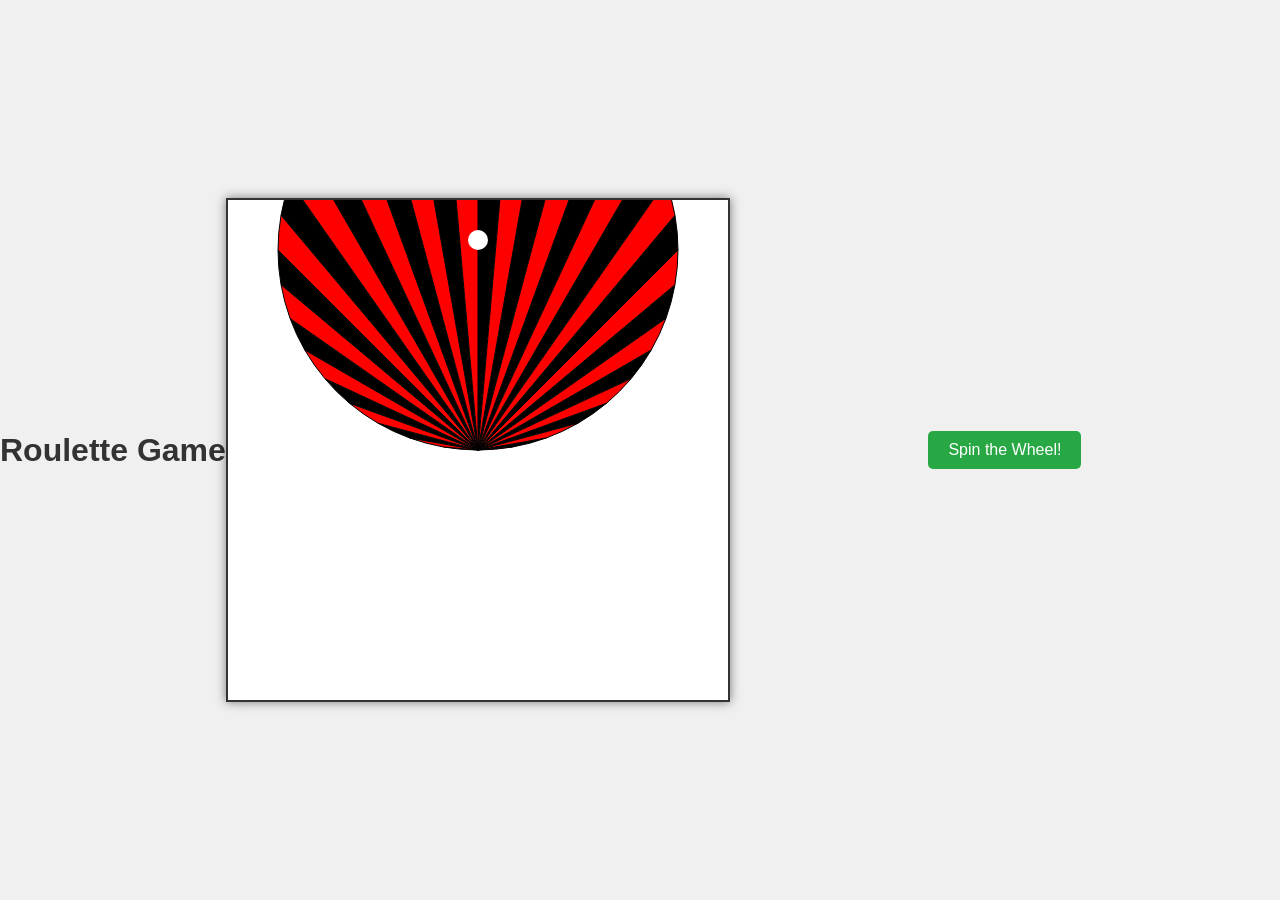
<file: o1/roulette-game/index.html>
<!DOCTYPE html>
<html lang="en">
<head>
    <meta charset="UTF-8">
    <meta name="viewport" content="width=device-width, initial-scale=1.0">
    <title>Roulette Game</title>
    <link rel="stylesheet" href="css/styles.css">
</head>
<body>
    <h1>Roulette Game</h1>
    <canvas id="rouletteCanvas" width="600" height="600"></canvas>
    <button id="spinButton">Spin the Wheel!</button>
    <script src="js/app.js"></script>
</body>
</html>
</file>
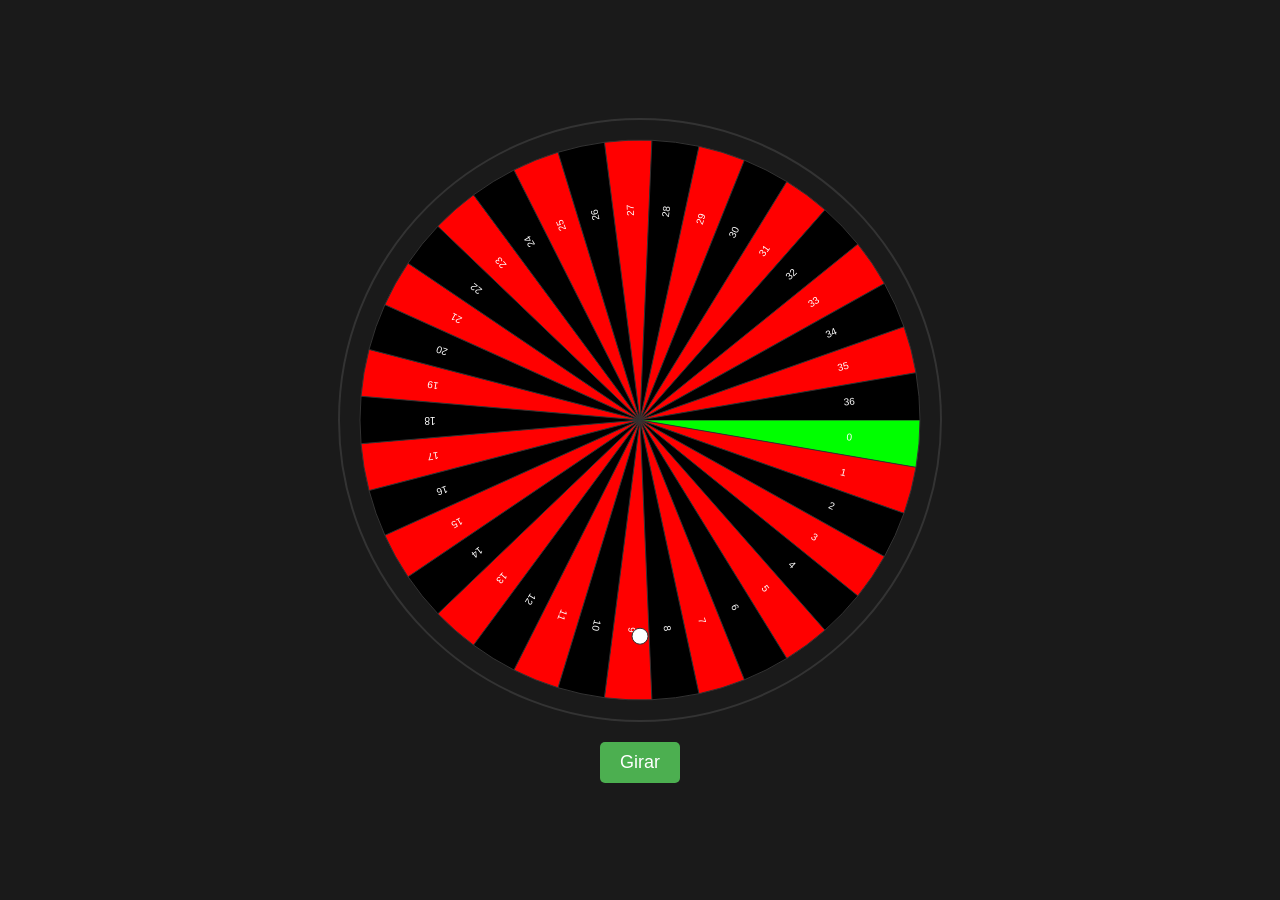
<file: Claude/roulette-game/src/index.html>
<!DOCTYPE html>
<html lang="en">

<head>
    <meta charset="UTF-8">
    <meta name="viewport" content="width=device-width, initial-scale=1.0">
    <title>Roulette Game</title>
    <link rel="stylesheet" href="styles/style.css">
</head>

<body>
    <canvas id="rouletteCanvas" width="600" height="600"></canvas>
    <button id="start-button">Girar</button>

    <script src="scripts/physics.js"></script>
    <script src="scripts/roulette.js"></script>
    <script src="scripts/ball.js"></script>
</body>

</html>
</file>
<file: o1/roulette-game/css/styles.css>
body {
    display: flex;
    justify-content: center;
    align-items: center;
    height: 100vh;
    background-color: #f0f0f0;
    margin: 0;
}

canvas {
    border: 2px solid #333;
    background-color: #fff;
    box-shadow: 0 0 10px rgba(0, 0, 0, 0.5);
}

h1 {
    text-align: center;
    font-family: 'Arial', sans-serif;
    color: #333;
}

#spinButton {
    display: block;
    margin: 20px auto;
    padding: 10px 20px;
    font-size: 16px;
    background-color: #28a745;
    color: white;
    border: none;
    border-radius: 5px;
    cursor: pointer;
    transition: background-color 0.3s;
}

#spinButton:hover {
    background-color: #218838;
}

#result {
    text-align: center;
    font-family: 'Arial', sans-serif;
    font-size: 18px;
    color: #333;
}
</file>
<file: Claude/roulette-game/src/styles/style.css>
body {
    display: flex;
    flex-direction: column;
    align-items: center;
    justify-content: center;
    min-height: 100vh;
    margin: 0;
    background: #1a1a1a;
}

canvas {
    border: 2px solid #333;
    border-radius: 50%;
    margin-bottom: 20px;
}

button {
    padding: 10px 20px;
    font-size: 18px;
    cursor: pointer;
    background: #4CAF50;
    color: white;
    border: none;
    border-radius: 5px;
}
</file>
